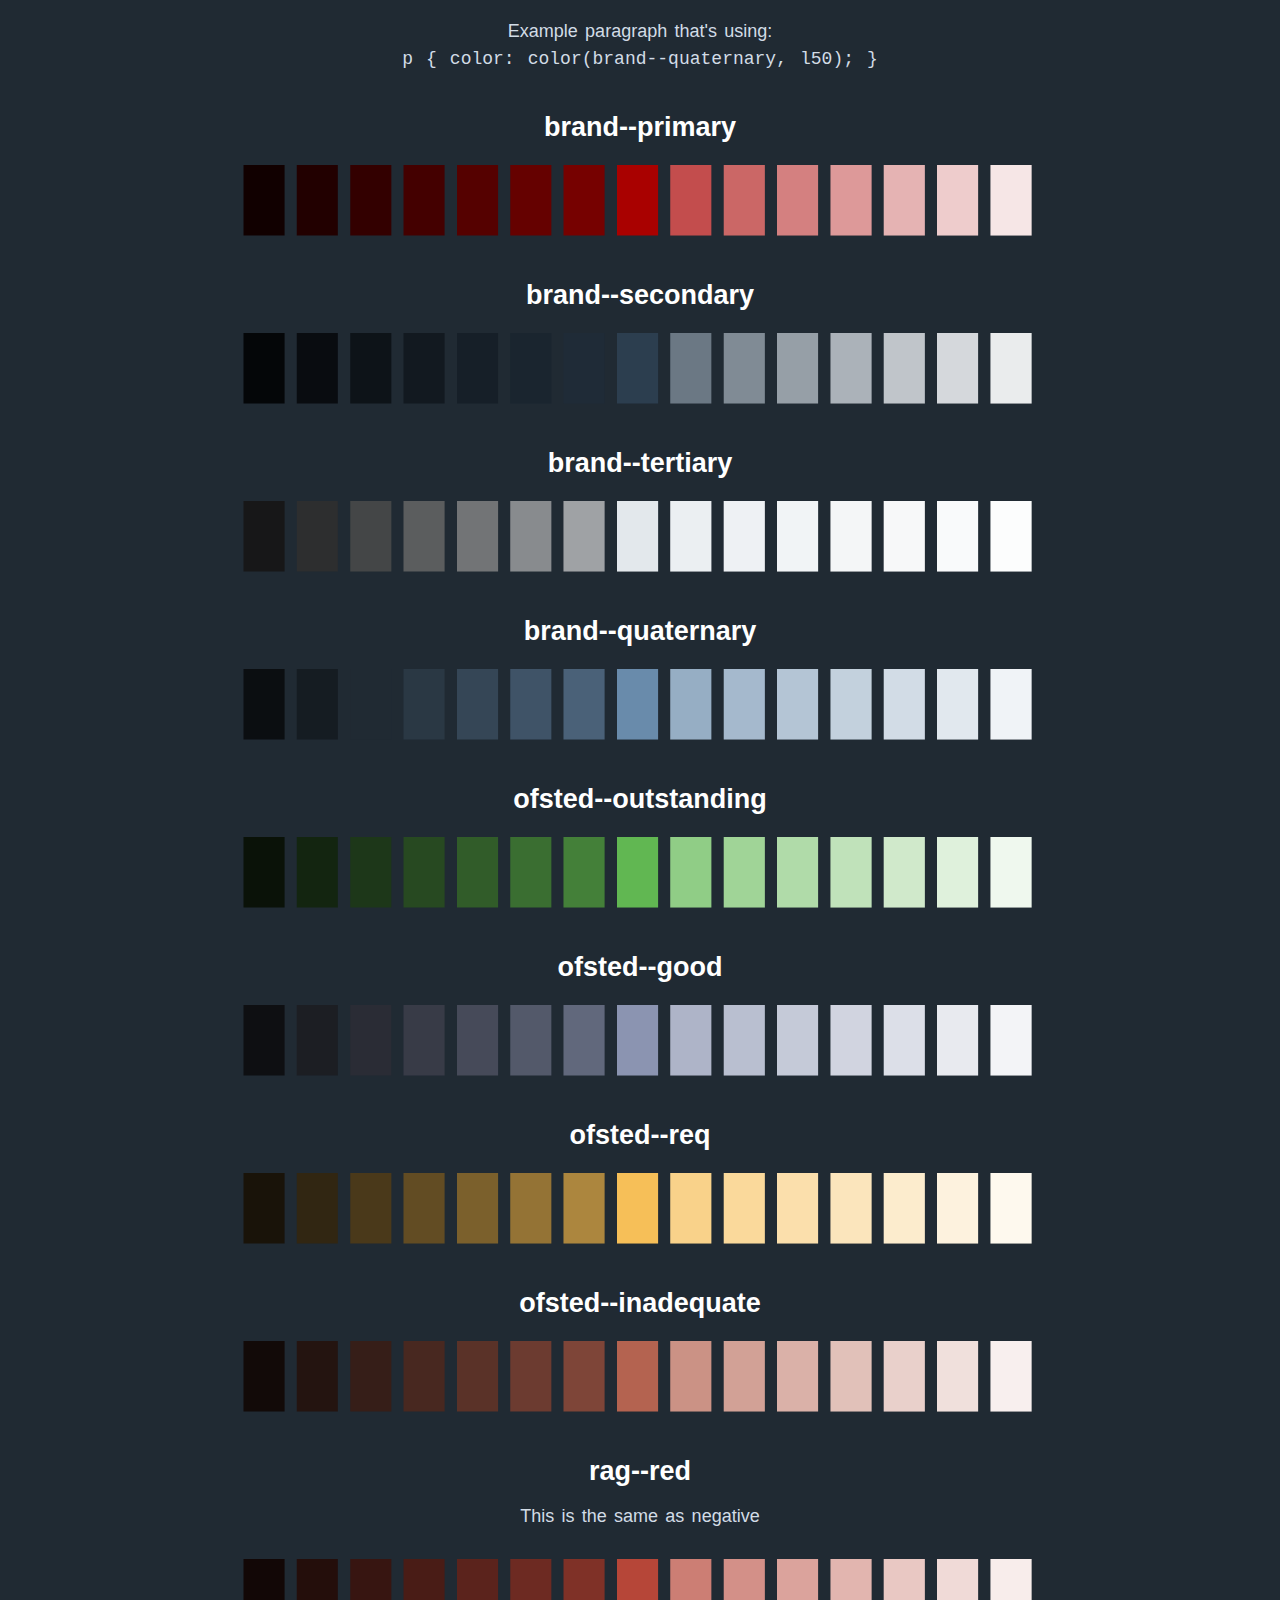
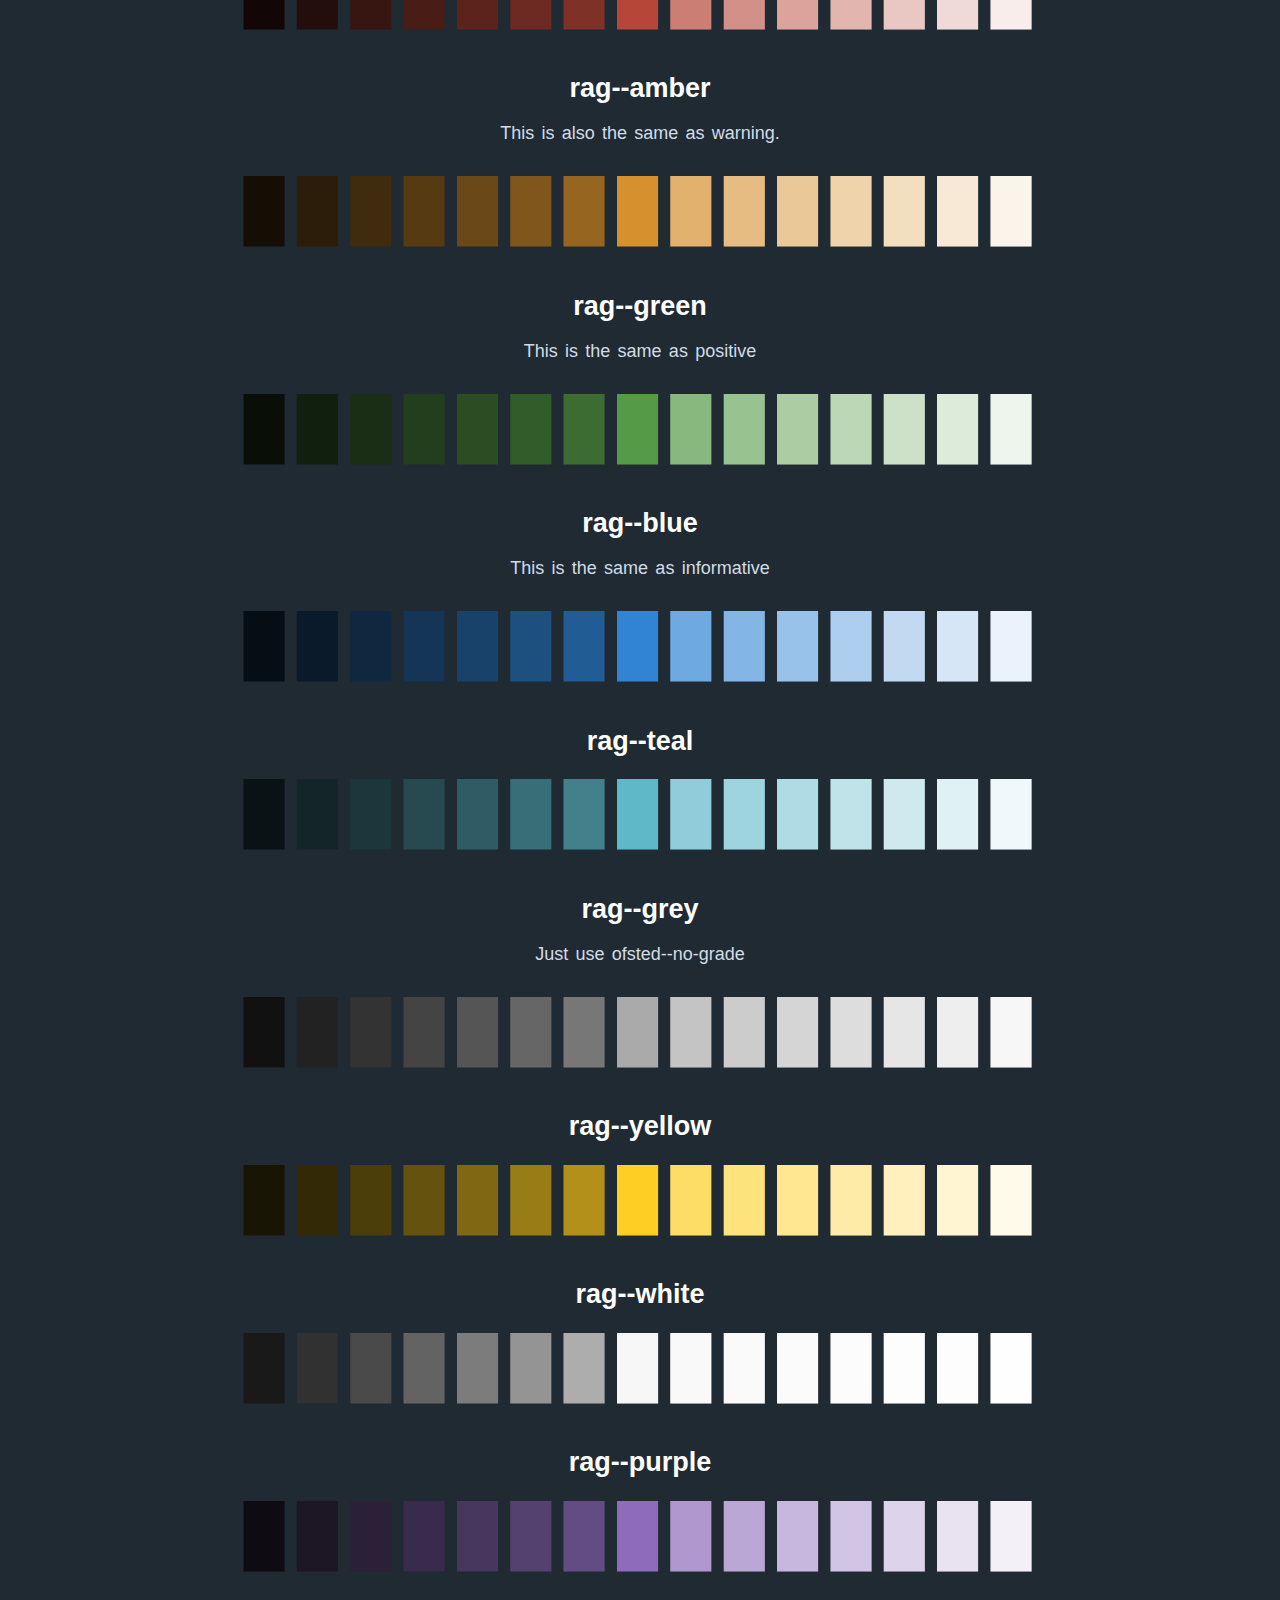
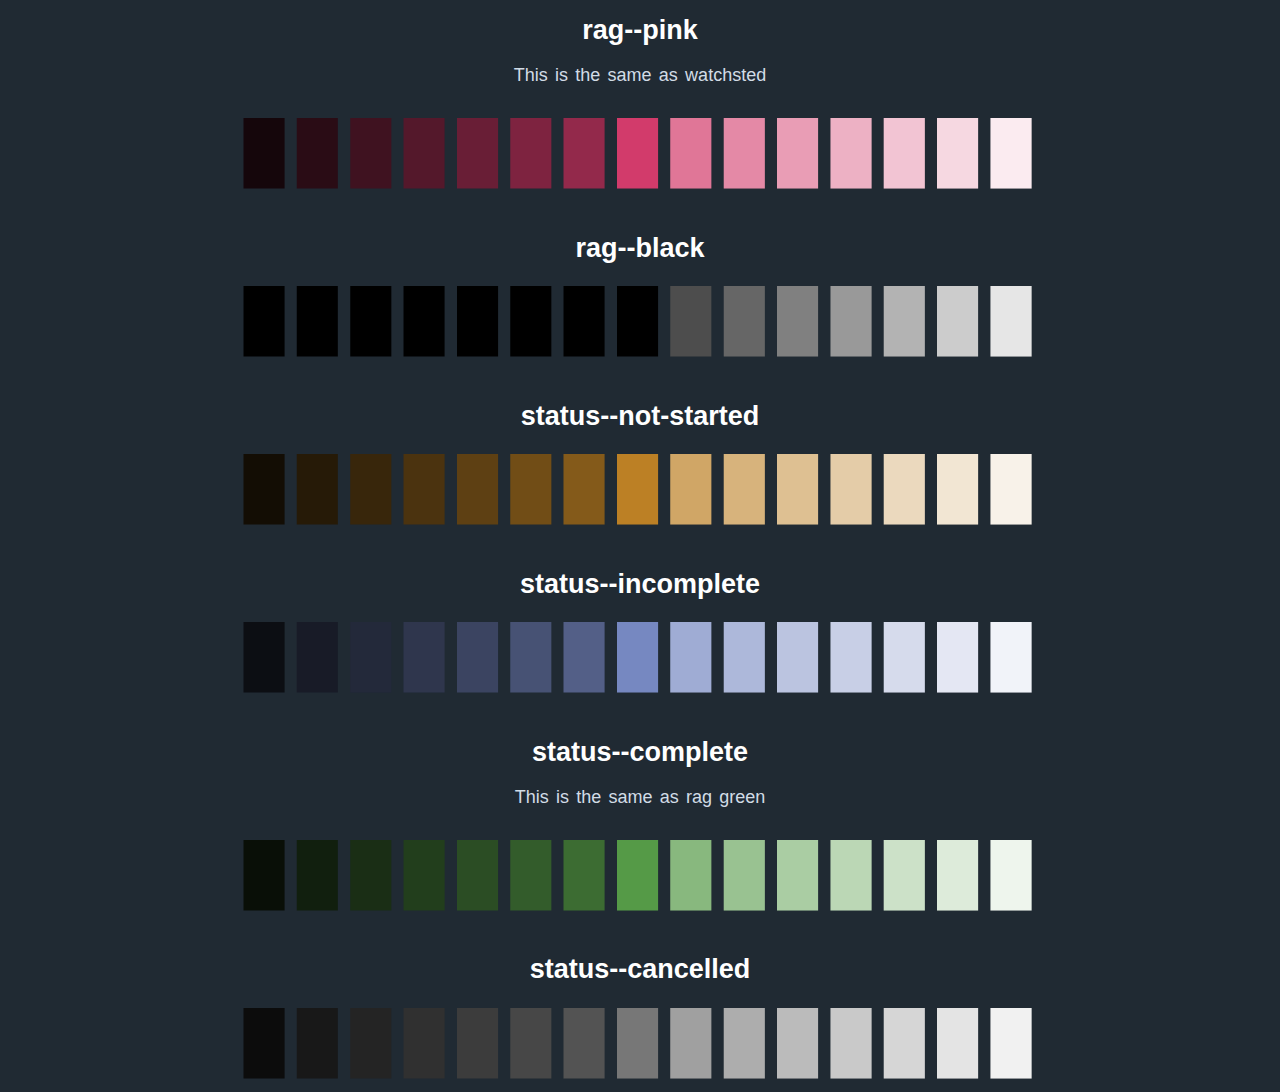
<file: psp/sass-colors/index.html>
<!DOCTYPE html>
<html lang="en-GB" class="page  page--home">
<head>
<meta charset="UTF-8">
<meta name="viewport" content="width=device-width, minimum-scale=1.0">
<title>Sass Color Variants - Condensed</title>
<link href="style.css" rel="stylesheet" type="text/css">
</head>
<body>
    
<p>Example paragraph that's using: <br />

  <code>
    p {
    color: color(brand--quaternary, l50);
    }
  </code></p>

<h2>brand--primary</h2>
<span class="brand--primary-d90" title="d90">&block;</span>
<span class="brand--primary-d80" title="d80">&block;</span>
<span class="brand--primary-d70" title="d70">&block;</span>
<span class="brand--primary-d60" title="d60">&block;</span>
<span class="brand--primary-d50" title="d50">&block;</span>
<span class="brand--primary-d40" title="d40">&block;</span>
<span class="brand--primary-d30" title="d30">&block;</span>
<span class="brand--primary">&block;</span>
<span class="brand--primary-l30" title="l30">&block;</span>
<span class="brand--primary-l40" title="l40">&block;</span>
<span class="brand--primary-l50" title="l50">&block;</span>
<span class="brand--primary-l60" title="l60">&block;</span>
<span class="brand--primary-l70" title="l70">&block;</span>
<span class="brand--primary-l80" title="l80">&block;</span>
<span class="brand--primary-l90" title="l90">&block;</span>

<h2>brand--secondary</h2>
<span class="brand--secondary-d90" title="d90">&block;</span>
<span class="brand--secondary-d80" title="d80">&block;</span>
<span class="brand--secondary-d70" title="d70">&block;</span>
<span class="brand--secondary-d60" title="d60">&block;</span>
<span class="brand--secondary-d50" title="d50">&block;</span>
<span class="brand--secondary-d40" title="d40">&block;</span>
<span class="brand--secondary-d30" title="d30">&block;</span>
<span class="brand--secondary">&block;</span>
<span class="brand--secondary-l30" title="l30">&block;</span>
<span class="brand--secondary-l40" title="l40">&block;</span>
<span class="brand--secondary-l50" title="l50">&block;</span>
<span class="brand--secondary-l60" title="l60">&block;</span>
<span class="brand--secondary-l70" title="l70">&block;</span>
<span class="brand--secondary-l80" title="l80">&block;</span>
<span class="brand--secondary-l90" title="l90">&block;</span>

<h2>brand--tertiary</h2>
<span class="brand--tertiary-d90" title="d90">&block;</span>
<span class="brand--tertiary-d80" title="d80">&block;</span>
<span class="brand--tertiary-d70" title="d70">&block;</span>
<span class="brand--tertiary-d60" title="d60">&block;</span>
<span class="brand--tertiary-d50" title="d50">&block;</span>
<span class="brand--tertiary-d40" title="d40">&block;</span>
<span class="brand--tertiary-d30" title="d30">&block;</span>
<span class="brand--tertiary">&block;</span>
<span class="brand--tertiary-l30" title="l30">&block;</span>
<span class="brand--tertiary-l40" title="l40">&block;</span>
<span class="brand--tertiary-l50" title="l50">&block;</span>
<span class="brand--tertiary-l60" title="l60">&block;</span>
<span class="brand--tertiary-l70" title="l70">&block;</span>
<span class="brand--tertiary-l80" title="l80">&block;</span>
<span class="brand--tertiary-l90" title="l90">&block;</span>

<h2>brand--quaternary</h2>
<span class="brand--quaternary-d90" title="d90">&block;</span>
<span class="brand--quaternary-d80" title="d80">&block;</span>
<span class="brand--quaternary-d70" title="d70">&block;</span>
<span class="brand--quaternary-d60" title="d60">&block;</span>
<span class="brand--quaternary-d50" title="d50">&block;</span>
<span class="brand--quaternary-d40" title="d40">&block;</span>
<span class="brand--quaternary-d30" title="d30">&block;</span>
<span class="brand--quaternary">&block;</span>
<span class="brand--quaternary-l30" title="l30">&block;</span>
<span class="brand--quaternary-l40" title="l40">&block;</span>
<span class="brand--quaternary-l50" title="l50">&block;</span>
<span class="brand--quaternary-l60" title="l60">&block;</span>
<span class="brand--quaternary-l70" title="l70">&block;</span>
<span class="brand--quaternary-l80" title="l80">&block;</span>
<span class="brand--quaternary-l90" title="l90">&block;</span>

<h2>ofsted--outstanding</h2>
<span class="ofsted--outstanding-d90" title="d90">&block;</span>
<span class="ofsted--outstanding-d80" title="d80">&block;</span>
<span class="ofsted--outstanding-d70" title="d70">&block;</span>
<span class="ofsted--outstanding-d60" title="d60">&block;</span>
<span class="ofsted--outstanding-d50" title="d50">&block;</span>
<span class="ofsted--outstanding-d40" title="d40">&block;</span>
<span class="ofsted--outstanding-d30" title="d30">&block;</span>
<span class="ofsted--outstanding">&block;</span>
<span class="ofsted--outstanding-l30" title="l30">&block;</span>
<span class="ofsted--outstanding-l40" title="l40">&block;</span>
<span class="ofsted--outstanding-l50" title="l50">&block;</span>
<span class="ofsted--outstanding-l60" title="l60">&block;</span>
<span class="ofsted--outstanding-l70" title="l70">&block;</span>
<span class="ofsted--outstanding-l80" title="l80">&block;</span>
<span class="ofsted--outstanding-l90" title="l90">&block;</span>

<h2>ofsted--good</h2>
<span class="ofsted--good-d90" title="d90">&block;</span>
<span class="ofsted--good-d80" title="d80">&block;</span>
<span class="ofsted--good-d70" title="d70">&block;</span>
<span class="ofsted--good-d60" title="d60">&block;</span>
<span class="ofsted--good-d50" title="d50">&block;</span>
<span class="ofsted--good-d40" title="d40">&block;</span>
<span class="ofsted--good-d30" title="d30">&block;</span>
<span class="ofsted--good">&block;</span>
<span class="ofsted--good-l30" title="l30">&block;</span>
<span class="ofsted--good-l40" title="l40">&block;</span>
<span class="ofsted--good-l50" title="l50">&block;</span>
<span class="ofsted--good-l60" title="l60">&block;</span>
<span class="ofsted--good-l70" title="l70">&block;</span>
<span class="ofsted--good-l80" title="l80">&block;</span>
<span class="ofsted--good-l90" title="l90">&block;</span>

<h2>ofsted--req</h2>
<span class="ofsted--req-d90" title="d90">&block;</span>
<span class="ofsted--req-d80" title="d80">&block;</span>
<span class="ofsted--req-d70" title="d70">&block;</span>
<span class="ofsted--req-d60" title="d60">&block;</span>
<span class="ofsted--req-d50" title="d50">&block;</span>
<span class="ofsted--req-d40" title="d40">&block;</span>
<span class="ofsted--req-d30" title="d30">&block;</span>
<span class="ofsted--req">&block;</span>
<span class="ofsted--req-l30" title="l30">&block;</span>
<span class="ofsted--req-l40" title="l40">&block;</span>
<span class="ofsted--req-l50" title="l50">&block;</span>
<span class="ofsted--req-l60" title="l60">&block;</span>
<span class="ofsted--req-l70" title="l70">&block;</span>
<span class="ofsted--req-l80" title="l80">&block;</span>
<span class="ofsted--req-l90" title="l90">&block;</span>

<h2>ofsted--inadequate</h2>
<span class="ofsted--inadequate-d90" title="d90">&block;</span>
<span class="ofsted--inadequate-d80" title="d80">&block;</span>
<span class="ofsted--inadequate-d70" title="d70">&block;</span>
<span class="ofsted--inadequate-d60" title="d60">&block;</span>
<span class="ofsted--inadequate-d50" title="d50">&block;</span>
<span class="ofsted--inadequate-d40" title="d40">&block;</span>
<span class="ofsted--inadequate-d30" title="d30">&block;</span>
<span class="ofsted--inadequate">&block;</span>
<span class="ofsted--inadequate-l30" title="l30">&block;</span>
<span class="ofsted--inadequate-l40" title="l40">&block;</span>
<span class="ofsted--inadequate-l50" title="l50">&block;</span>
<span class="ofsted--inadequate-l60" title="l60">&block;</span>
<span class="ofsted--inadequate-l70" title="l70">&block;</span>
<span class="ofsted--inadequate-l80" title="l80">&block;</span>
<span class="ofsted--inadequate-l90" title="l90">&block;</span>

<h2>rag--red</h2>
<p>This is the same as negative</p>
<span class="rag--red-d90" title="d90">&block;</span>
<span class="rag--red-d80" title="d80">&block;</span>
<span class="rag--red-d70" title="d70">&block;</span>
<span class="rag--red-d60" title="d60">&block;</span>
<span class="rag--red-d50" title="d50">&block;</span>
<span class="rag--red-d40" title="d40">&block;</span>
<span class="rag--red-d30" title="d30">&block;</span>
<span class="rag--red">&block;</span>
<span class="rag--red-l30" title="l30">&block;</span>
<span class="rag--red-l40" title="l40">&block;</span>
<span class="rag--red-l50" title="l50">&block;</span>
<span class="rag--red-l60" title="l60">&block;</span>
<span class="rag--red-l70" title="l70">&block;</span>
<span class="rag--red-l80" title="l80">&block;</span>
<span class="rag--red-l90" title="l90">&block;</span>

<h2>rag--amber</h2>
<p>This is also the same as warning.</p>
<span class="rag--amber-d90" title="d90">&block;</span>
<span class="rag--amber-d80" title="d80">&block;</span>
<span class="rag--amber-d70" title="d70">&block;</span>
<span class="rag--amber-d60" title="d60">&block;</span>
<span class="rag--amber-d50" title="d50">&block;</span>
<span class="rag--amber-d40" title="d40">&block;</span>
<span class="rag--amber-d30" title="d30">&block;</span>
<span class="rag--amber">&block;</span>
<span class="rag--amber-l30" title="l30">&block;</span>
<span class="rag--amber-l40" title="l40">&block;</span>
<span class="rag--amber-l50" title="l50">&block;</span>
<span class="rag--amber-l60" title="l60">&block;</span>
<span class="rag--amber-l70" title="l70">&block;</span>
<span class="rag--amber-l80" title="l80">&block;</span>
<span class="rag--amber-l90" title="l90">&block;</span>

<h2>rag--green</h2>
<p>This is the same as positive</p>
<span class="rag--green-d90" title="d90">&block;</span>
<span class="rag--green-d80" title="d80">&block;</span>
<span class="rag--green-d70" title="d70">&block;</span>
<span class="rag--green-d60" title="d60">&block;</span>
<span class="rag--green-d50" title="d50">&block;</span>
<span class="rag--green-d40" title="d40">&block;</span>
<span class="rag--green-d30" title="d30">&block;</span>
<span class="rag--green">&block;</span>
<span class="rag--green-l30" title="l30">&block;</span>
<span class="rag--green-l40" title="l40">&block;</span>
<span class="rag--green-l50" title="l50">&block;</span>
<span class="rag--green-l60" title="l60">&block;</span>
<span class="rag--green-l70" title="l70">&block;</span>
<span class="rag--green-l80" title="l80">&block;</span>
<span class="rag--green-l90" title="l90">&block;</span>

<h2>rag--blue</h2>
<p>This is the same as informative</p>
<span class="rag--blue-d90" title="d90">&block;</span>
<span class="rag--blue-d80" title="d80">&block;</span>
<span class="rag--blue-d70" title="d70">&block;</span>
<span class="rag--blue-d60" title="d60">&block;</span>
<span class="rag--blue-d50" title="d50">&block;</span>
<span class="rag--blue-d40" title="d40">&block;</span>
<span class="rag--blue-d30" title="d30">&block;</span>
<span class="rag--blue">&block;</span>
<span class="rag--blue-l30" title="l30">&block;</span>
<span class="rag--blue-l40" title="l40">&block;</span>
<span class="rag--blue-l50" title="l50">&block;</span>
<span class="rag--blue-l60" title="l60">&block;</span>
<span class="rag--blue-l70" title="l70">&block;</span>
<span class="rag--blue-l80" title="l80">&block;</span>
<span class="rag--blue-l90" title="l90">&block;</span>

<h2>rag--teal</h2>
<span class="rag--teal-d90" title="d90">&block;</span>
<span class="rag--teal-d80" title="d80">&block;</span>
<span class="rag--teal-d70" title="d70">&block;</span>
<span class="rag--teal-d60" title="d60">&block;</span>
<span class="rag--teal-d50" title="d50">&block;</span>
<span class="rag--teal-d40" title="d40">&block;</span>
<span class="rag--teal-d30" title="d30">&block;</span>
<span class="rag--teal">&block;</span>
<span class="rag--teal-l30" title="l30">&block;</span>
<span class="rag--teal-l40" title="l40">&block;</span>
<span class="rag--teal-l50" title="l50">&block;</span>
<span class="rag--teal-l60" title="l60">&block;</span>
<span class="rag--teal-l70" title="l70">&block;</span>
<span class="rag--teal-l80" title="l80">&block;</span>
<span class="rag--teal-l90" title="l90">&block;</span>

<h2>rag--grey</h2>
<p>Just use ofsted--no-grade</p>
<span class="ofsted--no-grade-d90" title="d90">&block;</span>
<span class="ofsted--no-grade-d80" title="d80">&block;</span>
<span class="ofsted--no-grade-d70" title="d70">&block;</span>
<span class="ofsted--no-grade-d60" title="d60">&block;</span>
<span class="ofsted--no-grade-d50" title="d50">&block;</span>
<span class="ofsted--no-grade-d40" title="d40">&block;</span>
<span class="ofsted--no-grade-d30" title="d30">&block;</span>
<span class="ofsted--no-grade">&block;</span>
<span class="ofsted--no-grade-l30" title="l30">&block;</span>
<span class="ofsted--no-grade-l40" title="l40">&block;</span>
<span class="ofsted--no-grade-l50" title="l50">&block;</span>
<span class="ofsted--no-grade-l60" title="l60">&block;</span>
<span class="ofsted--no-grade-l70" title="l70">&block;</span>
<span class="ofsted--no-grade-l80" title="l80">&block;</span>
<span class="ofsted--no-grade-l90" title="l90">&block;</span>

<h2>rag--yellow</h2>
<span class="rag--yellow-d90" title="d90">&block;</span>
<span class="rag--yellow-d80" title="d80">&block;</span>
<span class="rag--yellow-d70" title="d70">&block;</span>
<span class="rag--yellow-d60" title="d60">&block;</span>
<span class="rag--yellow-d50" title="d50">&block;</span>
<span class="rag--yellow-d40" title="d40">&block;</span>
<span class="rag--yellow-d30" title="d30">&block;</span>
<span class="rag--yellow">&block;</span>
<span class="rag--yellow-l30" title="l30">&block;</span>
<span class="rag--yellow-l40" title="l40">&block;</span>
<span class="rag--yellow-l50" title="l50">&block;</span>
<span class="rag--yellow-l60" title="l60">&block;</span>
<span class="rag--yellow-l70" title="l70">&block;</span>
<span class="rag--yellow-l80" title="l80">&block;</span>
<span class="rag--yellow-l90" title="l90">&block;</span>

<h2>rag--white</h2>
<span class="rag--white-d90" title="d90">&block;</span>
<span class="rag--white-d80" title="d80">&block;</span>
<span class="rag--white-d70" title="d70">&block;</span>
<span class="rag--white-d60" title="d60">&block;</span>
<span class="rag--white-d50" title="d50">&block;</span>
<span class="rag--white-d40" title="d40">&block;</span>
<span class="rag--white-d30" title="d30">&block;</span>
<span class="rag--white">&block;</span>
<span class="rag--white-l30" title="l30">&block;</span>
<span class="rag--white-l40" title="l40">&block;</span>
<span class="rag--white-l50" title="l50">&block;</span>
<span class="rag--white-l60" title="l60">&block;</span>
<span class="rag--white-l70" title="l70">&block;</span>
<span class="rag--white-l80" title="l80">&block;</span>
<span class="rag--white-l90" title="l90">&block;</span>

<h2>rag--purple</h2>
<span class="rag--purple-d90" title="d90">&block;</span>
<span class="rag--purple-d80" title="d80">&block;</span>
<span class="rag--purple-d70" title="d70">&block;</span>
<span class="rag--purple-d60" title="d60">&block;</span>
<span class="rag--purple-d50" title="d50">&block;</span>
<span class="rag--purple-d40" title="d40">&block;</span>
<span class="rag--purple-d30" title="d30">&block;</span>
<span class="rag--purple">&block;</span>
<span class="rag--purple-l30" title="l30">&block;</span>
<span class="rag--purple-l40" title="l40">&block;</span>
<span class="rag--purple-l50" title="l50">&block;</span>
<span class="rag--purple-l60" title="l60">&block;</span>
<span class="rag--purple-l70" title="l70">&block;</span>
<span class="rag--purple-l80" title="l80">&block;</span>
<span class="rag--purple-l90" title="l90">&block;</span>

<h2>rag--pink</h2>
<p>This is the same as watchsted</p>
<span class="rag--pink-d90" title="d90">&block;</span>
<span class="rag--pink-d80" title="d80">&block;</span>
<span class="rag--pink-d70" title="d70">&block;</span>
<span class="rag--pink-d60" title="d60">&block;</span>
<span class="rag--pink-d50" title="d50">&block;</span>
<span class="rag--pink-d40" title="d40">&block;</span>
<span class="rag--pink-d30" title="d30">&block;</span>
<span class="rag--pink">&block;</span>
<span class="rag--pink-l30" title="l30">&block;</span>
<span class="rag--pink-l40" title="l40">&block;</span>
<span class="rag--pink-l50" title="l50">&block;</span>
<span class="rag--pink-l60" title="l60">&block;</span>
<span class="rag--pink-l70" title="l70">&block;</span>
<span class="rag--pink-l80" title="l80">&block;</span>
<span class="rag--pink-l90" title="l90">&block;</span>

<h2>rag--black</h2>
<span class="rag--black-d90" title="d90">&block;</span>
<span class="rag--black-d80" title="d80">&block;</span>
<span class="rag--black-d70" title="d70">&block;</span>
<span class="rag--black-d60" title="d60">&block;</span>
<span class="rag--black-d50" title="d50">&block;</span>
<span class="rag--black-d40" title="d40">&block;</span>
<span class="rag--black-d30" title="d30">&block;</span>
<span class="rag--black">&block;</span>
<span class="rag--black-l30" title="l30">&block;</span>
<span class="rag--black-l40" title="l40">&block;</span>
<span class="rag--black-l50" title="l50">&block;</span>
<span class="rag--black-l60" title="l60">&block;</span>
<span class="rag--black-l70" title="l70">&block;</span>
<span class="rag--black-l80" title="l80">&block;</span>
<span class="rag--black-l90" title="l90">&block;</span>

<h2>status--not-started</h2>
<span class="status--not-started-d90" title="d90">&block;</span>
<span class="status--not-started-d80" title="d80">&block;</span>
<span class="status--not-started-d70" title="d70">&block;</span>
<span class="status--not-started-d60" title="d60">&block;</span>
<span class="status--not-started-d50" title="d50">&block;</span>
<span class="status--not-started-d40" title="d40">&block;</span>
<span class="status--not-started-d30" title="d30">&block;</span>
<span class="status--not-started">&block;</span>
<span class="status--not-started-l30" title="l30">&block;</span>
<span class="status--not-started-l40" title="l40">&block;</span>
<span class="status--not-started-l50" title="l50">&block;</span>
<span class="status--not-started-l60" title="l60">&block;</span>
<span class="status--not-started-l70" title="l70">&block;</span>
<span class="status--not-started-l80" title="l80">&block;</span>
<span class="status--not-started-l90" title="l90">&block;</span>

<h2>status--incomplete</h2>
<span class="status--incomplete-d90" title="d90">&block;</span>
<span class="status--incomplete-d80" title="d80">&block;</span>
<span class="status--incomplete-d70" title="d70">&block;</span>
<span class="status--incomplete-d60" title="d60">&block;</span>
<span class="status--incomplete-d50" title="d50">&block;</span>
<span class="status--incomplete-d40" title="d40">&block;</span>
<span class="status--incomplete-d30" title="d30">&block;</span>
<span class="status--incomplete">&block;</span>
<span class="status--incomplete-l30" title="l30">&block;</span>
<span class="status--incomplete-l40" title="l40">&block;</span>
<span class="status--incomplete-l50" title="l50">&block;</span>
<span class="status--incomplete-l60" title="l60">&block;</span>
<span class="status--incomplete-l70" title="l70">&block;</span>
<span class="status--incomplete-l80" title="l80">&block;</span>
<span class="status--incomplete-l90" title="l90">&block;</span>

<h2>status--complete</h2>
<p>This is the same as rag green</p>
<span class="rag--green-d90" title="d90">&block;</span>
<span class="rag--green-d80" title="d80">&block;</span>
<span class="rag--green-d70" title="d70">&block;</span>
<span class="rag--green-d60" title="d60">&block;</span>
<span class="rag--green-d50" title="d50">&block;</span>
<span class="rag--green-d40" title="d40">&block;</span>
<span class="rag--green-d30" title="d30">&block;</span>
<span class="rag--green">&block;</span>
<span class="rag--green-l30" title="l30">&block;</span>
<span class="rag--green-l40" title="l40">&block;</span>
<span class="rag--green-l50" title="l50">&block;</span>
<span class="rag--green-l60" title="l60">&block;</span>
<span class="rag--green-l70" title="l70">&block;</span>
<span class="rag--green-l80" title="l80">&block;</span>
<span class="rag--green-l90" title="l90">&block;</span>

<h2>status--cancelled</h2>
<span class="status--cancelled-d90" title="d90">&block;</span>
<span class="status--cancelled-d80" title="d80">&block;</span>
<span class="status--cancelled-d70" title="d70">&block;</span>
<span class="status--cancelled-d60" title="d60">&block;</span>
<span class="status--cancelled-d50" title="d50">&block;</span>
<span class="status--cancelled-d40" title="d40">&block;</span>
<span class="status--cancelled-d30" title="d30">&block;</span>
<span class="status--cancelled">&block;</span>
<span class="status--cancelled-l30" title="l30">&block;</span>
<span class="status--cancelled-l40" title="l40">&block;</span>
<span class="status--cancelled-l50" title="l50">&block;</span>
<span class="status--cancelled-l60" title="l60">&block;</span>
<span class="status--cancelled-l70" title="l70">&block;</span>
<span class="status--cancelled-l80" title="l80">&block;</span>
<span class="status--cancelled-l90" title="l90">&block;</span>
</file>
<file: psp/sass-colors/style.css>
@import url("https://fonts.googleapis.com/css?family=Open + Sans:400, 700");
.brand--primary {
  color: #a90100; }

.brand--primary-l10 {
  color: #b21a1a; }

.brand--primary-d10 {
  color: #980100; }

.brand--primary-l20 {
  color: #ba3433; }

.brand--primary-d20 {
  color: #870100; }

.brand--primary-l30 {
  color: #c34d4d; }

.brand--primary-d30 {
  color: #760100; }

.brand--primary-l40 {
  color: #cb6766; }

.brand--primary-d40 {
  color: #650100; }

.brand--primary-l50 {
  color: #d48080; }

.brand--primary-d50 {
  color: #550100; }

.brand--primary-l60 {
  color: #dd9999; }

.brand--primary-d60 {
  color: #440000; }

.brand--primary-l70 {
  color: #e5b3b3; }

.brand--primary-d70 {
  color: #330000; }

.brand--primary-l80 {
  color: #eecccc; }

.brand--primary-d80 {
  color: #220000; }

.brand--primary-l90 {
  color: #f6e6e6; }

.brand--primary-d90 {
  color: #110000; }

.brand--secondary {
  color: #2c3e4f; }

.brand--secondary-l10 {
  color: #415161; }

.brand--secondary-d10 {
  color: #283847; }

.brand--secondary-l20 {
  color: #566572; }

.brand--secondary-d20 {
  color: #23323f; }

.brand--secondary-l30 {
  color: #6b7884; }

.brand--secondary-d30 {
  color: #1f2b37; }

.brand--secondary-l40 {
  color: #808b95; }

.brand--secondary-d40 {
  color: #1a252f; }

.brand--secondary-l50 {
  color: #969fa7; }

.brand--secondary-d50 {
  color: #161f28; }

.brand--secondary-l60 {
  color: #abb2b9; }

.brand--secondary-d60 {
  color: #121920; }

.brand--secondary-l70 {
  color: #c0c5ca; }

.brand--secondary-d70 {
  color: #0d1318; }

.brand--secondary-l80 {
  color: #d5d8dc; }

.brand--secondary-d80 {
  color: #090c10; }

.brand--secondary-l90 {
  color: #eaeced; }

.brand--secondary-d90 {
  color: #040608; }

.brand--tertiary {
  color: #e3e8ec; }

.brand--tertiary-l10 {
  color: #e6eaee; }

.brand--tertiary-d10 {
  color: #ccd1d4; }

.brand--tertiary-l20 {
  color: #e9edf0; }

.brand--tertiary-d20 {
  color: #b6babd; }

.brand--tertiary-l30 {
  color: #ebeff2; }

.brand--tertiary-d30 {
  color: #9fa2a5; }

.brand--tertiary-l40 {
  color: #eef1f4; }

.brand--tertiary-d40 {
  color: #888b8e; }

.brand--tertiary-l50 {
  color: #f1f4f6; }

.brand--tertiary-d50 {
  color: #727476; }

.brand--tertiary-l60 {
  color: #f4f6f7; }

.brand--tertiary-d60 {
  color: #5b5d5e; }

.brand--tertiary-l70 {
  color: #f7f8f9; }

.brand--tertiary-d70 {
  color: #444647; }

.brand--tertiary-l80 {
  color: #f9fafb; }

.brand--tertiary-d80 {
  color: #2d2e2f; }

.brand--tertiary-l90 {
  color: #fcfdfd; }

.brand--tertiary-d90 {
  color: #171718; }

.brand--quaternary {
  color: #698bab; }

.brand--quaternary-l10 {
  color: #7897b3; }

.brand--quaternary-d10 {
  color: #5f7d9a; }

.brand--quaternary-l20 {
  color: #87a2bc; }

.brand--quaternary-d20 {
  color: #546f89; }

.brand--quaternary-l30 {
  color: #96aec4; }

.brand--quaternary-d30 {
  color: #4a6178; }

.brand--quaternary-l40 {
  color: #a5b9cd; }

.brand--quaternary-d40 {
  color: #3f5367; }

.brand--quaternary-l50 {
  color: #b4c5d5; }

.brand--quaternary-d50 {
  color: #354656; }

.brand--quaternary-l60 {
  color: #c3d1dd; }

.brand--quaternary-d60 {
  color: #2a3844; }

.brand--quaternary-l70 {
  color: #d2dce6; }

.brand--quaternary-d70 {
  color: #202a33; }

.brand--quaternary-l80 {
  color: #e1e8ee; }

.brand--quaternary-d80 {
  color: #151c22; }

.brand--quaternary-l90 {
  color: #f0f3f7; }

.brand--quaternary-d90 {
  color: #0b0e11; }

.rag--red {
  color: #b64638; }

.rag--red-l10 {
  color: #bd594c; }

.rag--red-d10 {
  color: #a43f32; }

.rag--red-l20 {
  color: #c56b60; }

.rag--red-d20 {
  color: #92382d; }

.rag--red-l30 {
  color: #cc7e74; }

.rag--red-d30 {
  color: #7f3127; }

.rag--red-l40 {
  color: #d39088; }

.rag--red-d40 {
  color: #6d2a22; }

.rag--red-l50 {
  color: #dba39c; }

.rag--red-d50 {
  color: #5b231c; }

.rag--red-l60 {
  color: #e2b5af; }

.rag--red-d60 {
  color: #491c16; }

.rag--red-l70 {
  color: #e9c8c3; }

.rag--red-d70 {
  color: #371511; }

.rag--red-l80 {
  color: #f0dad7; }

.rag--red-d80 {
  color: #240e0b; }

.rag--red-l90 {
  color: #f8edeb; }

.rag--red-d90 {
  color: #120706; }

.rag--blue {
  color: #3184d4; }

.rag--blue-l10 {
  color: #4690d8; }

.rag--blue-d10 {
  color: #2c77bf; }

.rag--blue-l20 {
  color: #5a9ddd; }

.rag--blue-d20 {
  color: #276aaa; }

.rag--blue-l30 {
  color: #6fa9e1; }

.rag--blue-d30 {
  color: #225c94; }

.rag--blue-l40 {
  color: #83b5e5; }

.rag--blue-d40 {
  color: #1d4f7f; }

.rag--blue-l50 {
  color: #98c2ea; }

.rag--blue-d50 {
  color: #19426a; }

.rag--blue-l60 {
  color: #adceee; }

.rag--blue-d60 {
  color: #143555; }

.rag--blue-l70 {
  color: #c1daf2; }

.rag--blue-d70 {
  color: #0f2840; }

.rag--blue-l80 {
  color: #d6e6f6; }

.rag--blue-d80 {
  color: #0a1a2a; }

.rag--blue-l90 {
  color: #eaf3fb; }

.rag--blue-d90 {
  color: #050d15; }

.rag--amber {
  color: #d6902e; }

.rag--amber-l10 {
  color: #da9b43; }

.rag--amber-d10 {
  color: #c18229; }

.rag--amber-l20 {
  color: #dea658; }

.rag--amber-d20 {
  color: #ab7325; }

.rag--amber-l30 {
  color: #e2b16d; }

.rag--amber-d30 {
  color: #966520; }

.rag--amber-l40 {
  color: #e6bc82; }

.rag--amber-d40 {
  color: #80561c; }

.rag--amber-l50 {
  color: #ebc897; }

.rag--amber-d50 {
  color: #6b4817; }

.rag--amber-l60 {
  color: #efd3ab; }

.rag--amber-d60 {
  color: #563a12; }

.rag--amber-l70 {
  color: #f3dec0; }

.rag--amber-d70 {
  color: #402b0e; }

.rag--amber-l80 {
  color: #f7e9d5; }

.rag--amber-d80 {
  color: #2b1d09; }

.rag--amber-l90 {
  color: #fbf4ea; }

.rag--amber-d90 {
  color: #150e05; }

.rag--green {
  color: #559a47; }

.rag--green-l10 {
  color: #66a459; }

.rag--green-d10 {
  color: #4d8b40; }

.rag--green-l20 {
  color: #77ae6c; }

.rag--green-d20 {
  color: #447b39; }

.rag--green-l30 {
  color: #88b87e; }

.rag--green-d30 {
  color: #3c6c32; }

.rag--green-l40 {
  color: #99c291; }

.rag--green-d40 {
  color: #335c2b; }

.rag--green-l50 {
  color: #aacda3; }

.rag--green-d50 {
  color: #2b4d24; }

.rag--green-l60 {
  color: #bbd7b5; }

.rag--green-d60 {
  color: #223e1c; }

.rag--green-l70 {
  color: #cce1c8; }

.rag--green-d70 {
  color: #1a2e15; }

.rag--green-l80 {
  color: #ddebda; }

.rag--green-d80 {
  color: #111f0e; }

.rag--green-l90 {
  color: #eef5ed; }

.rag--green-d90 {
  color: #090f07; }

.rag--yellow {
  color: #fece25; }

.rag--yellow-l10 {
  color: #fed33b; }

.rag--yellow-d10 {
  color: #e5b921; }

.rag--yellow-l20 {
  color: #fed851; }

.rag--yellow-d20 {
  color: #cba51e; }

.rag--yellow-l30 {
  color: #fedd66; }

.rag--yellow-d30 {
  color: #b2901a; }

.rag--yellow-l40 {
  color: #fee27c; }

.rag--yellow-d40 {
  color: #987c16; }

.rag--yellow-l50 {
  color: #ffe792; }

.rag--yellow-d50 {
  color: #7f6713; }

.rag--yellow-l60 {
  color: #ffeba8; }

.rag--yellow-d60 {
  color: #66520f; }

.rag--yellow-l70 {
  color: #fff0be; }

.rag--yellow-d70 {
  color: #4c3e0b; }

.rag--yellow-l80 {
  color: #fff5d3; }

.rag--yellow-d80 {
  color: #332907; }

.rag--yellow-l90 {
  color: #fffae9; }

.rag--yellow-d90 {
  color: #191504; }

.rag--purple {
  color: #8e6cbb; }

.rag--purple-l10 {
  color: #997bc2; }

.rag--purple-d10 {
  color: #8061a8; }

.rag--purple-l20 {
  color: #a589c9; }

.rag--purple-d20 {
  color: #725696; }

.rag--purple-l30 {
  color: #b098cf; }

.rag--purple-d30 {
  color: #634c83; }

.rag--purple-l40 {
  color: #bba7d6; }

.rag--purple-d40 {
  color: #554170; }

.rag--purple-l50 {
  color: #c7b6dd; }

.rag--purple-d50 {
  color: #47365e; }

.rag--purple-l60 {
  color: #d2c4e4; }

.rag--purple-d60 {
  color: #392b4b; }

.rag--purple-l70 {
  color: #ddd3eb; }

.rag--purple-d70 {
  color: #2b2038; }

.rag--purple-l80 {
  color: #e8e2f1; }

.rag--purple-d80 {
  color: #1c1625; }

.rag--purple-l90 {
  color: #f4f0f8; }

.rag--purple-d90 {
  color: #0e0b13; }

.rag--white {
  color: #f7f7f7; }

.rag--white-l10 {
  color: #f8f8f8; }

.rag--white-d10 {
  color: #dedede; }

.rag--white-l20 {
  color: #f9f9f9; }

.rag--white-d20 {
  color: #c6c6c6; }

.rag--white-l30 {
  color: #f9f9f9; }

.rag--white-d30 {
  color: #adadad; }

.rag--white-l40 {
  color: #fafafa; }

.rag--white-d40 {
  color: #949494; }

.rag--white-l50 {
  color: #fbfbfb; }

.rag--white-d50 {
  color: #7c7c7c; }

.rag--white-l60 {
  color: #fcfcfc; }

.rag--white-d60 {
  color: #636363; }

.rag--white-l70 {
  color: #fdfdfd; }

.rag--white-d70 {
  color: #4a4a4a; }

.rag--white-l80 {
  color: #fdfdfd; }

.rag--white-d80 {
  color: #313131; }

.rag--white-l90 {
  color: #fefefe; }

.rag--white-d90 {
  color: #191919; }

.rag--black {
  color: black; }

.rag--black-l10 {
  color: #1a1a1a; }

.rag--black-d10 {
  color: black; }

.rag--black-l20 {
  color: #333333; }

.rag--black-d20 {
  color: black; }

.rag--black-l30 {
  color: #4d4d4d; }

.rag--black-d30 {
  color: black; }

.rag--black-l40 {
  color: #666666; }

.rag--black-d40 {
  color: black; }

.rag--black-l50 {
  color: gray; }

.rag--black-d50 {
  color: black; }

.rag--black-l60 {
  color: #999999; }

.rag--black-d60 {
  color: black; }

.rag--black-l70 {
  color: #b3b3b3; }

.rag--black-d70 {
  color: black; }

.rag--black-l80 {
  color: #cccccc; }

.rag--black-d80 {
  color: black; }

.rag--black-l90 {
  color: #e6e6e6; }

.rag--black-d90 {
  color: black; }

.rag--teal {
  color: #5eb8c8; }

.rag--teal-l10 {
  color: #6ebfce; }

.rag--teal-d10 {
  color: #55a6b4; }

.rag--teal-l20 {
  color: #7ec6d3; }

.rag--teal-d20 {
  color: #4b93a0; }

.rag--teal-l30 {
  color: #8ecdd9; }

.rag--teal-d30 {
  color: #42818c; }

.rag--teal-l40 {
  color: #9ed4de; }

.rag--teal-d40 {
  color: #386e78; }

.rag--teal-l50 {
  color: #afdce4; }

.rag--teal-d50 {
  color: #2f5c64; }

.rag--teal-l60 {
  color: #bfe3e9; }

.rag--teal-d60 {
  color: #264a50; }

.rag--teal-l70 {
  color: #cfeaef; }

.rag--teal-d70 {
  color: #1c373c; }

.rag--teal-l80 {
  color: #dff1f4; }

.rag--teal-d80 {
  color: #132528; }

.rag--teal-l90 {
  color: #eff8fa; }

.rag--teal-d90 {
  color: #091214; }

.rag--pink {
  color: #d23b6b; }

.rag--pink-l10 {
  color: #d74f7a; }

.rag--pink-d10 {
  color: #bd3560; }

.rag--pink-l20 {
  color: #db6289; }

.rag--pink-d20 {
  color: #a82f56; }

.rag--pink-l30 {
  color: #e07697; }

.rag--pink-d30 {
  color: #93294b; }

.rag--pink-l40 {
  color: #e489a6; }

.rag--pink-d40 {
  color: #7e2340; }

.rag--pink-l50 {
  color: #e99db5; }

.rag--pink-d50 {
  color: #691e36; }

.rag--pink-l60 {
  color: #edb1c4; }

.rag--pink-d60 {
  color: #54182b; }

.rag--pink-l70 {
  color: #f2c4d3; }

.rag--pink-d70 {
  color: #3f1220; }

.rag--pink-l80 {
  color: #f6d8e1; }

.rag--pink-d80 {
  color: #2a0c15; }

.rag--pink-l90 {
  color: #fbebf0; }

.rag--pink-d90 {
  color: #15060b; }

.ofsted--outstanding {
  color: #61b752; }

.ofsted--outstanding-l10 {
  color: #71be63; }

.ofsted--outstanding-d10 {
  color: #57a54a; }

.ofsted--outstanding-l20 {
  color: #81c575; }

.ofsted--outstanding-d20 {
  color: #4e9242; }

.ofsted--outstanding-l30 {
  color: #90cd86; }

.ofsted--outstanding-d30 {
  color: #448039; }

.ofsted--outstanding-l40 {
  color: #a0d497; }

.ofsted--outstanding-d40 {
  color: #3a6e31; }

.ofsted--outstanding-l50 {
  color: #b0dba9; }

.ofsted--outstanding-d50 {
  color: #315c29; }

.ofsted--outstanding-l60 {
  color: #c0e2ba; }

.ofsted--outstanding-d60 {
  color: #274921; }

.ofsted--outstanding-l70 {
  color: #d0e9cb; }

.ofsted--outstanding-d70 {
  color: #1d3719; }

.ofsted--outstanding-l80 {
  color: #dff1dc; }

.ofsted--outstanding-d80 {
  color: #132510; }

.ofsted--outstanding-l90 {
  color: #eff8ee; }

.ofsted--outstanding-d90 {
  color: #0a1208; }

.ofsted--good {
  color: #8b94b1; }

.ofsted--good-l10 {
  color: #979fb9; }

.ofsted--good-d10 {
  color: #7d859f; }

.ofsted--good-l20 {
  color: #a2a9c1; }

.ofsted--good-d20 {
  color: #6f768e; }

.ofsted--good-l30 {
  color: #aeb4c8; }

.ofsted--good-d30 {
  color: #61687c; }

.ofsted--good-l40 {
  color: #b9bfd0; }

.ofsted--good-d40 {
  color: #53596a; }

.ofsted--good-l50 {
  color: #c5cad8; }

.ofsted--good-d50 {
  color: #464a59; }

.ofsted--good-l60 {
  color: #d1d4e0; }

.ofsted--good-d60 {
  color: #383b47; }

.ofsted--good-l70 {
  color: #dcdfe8; }

.ofsted--good-d70 {
  color: #2a2c35; }

.ofsted--good-l80 {
  color: #e8eaef; }

.ofsted--good-d80 {
  color: #1c1e23; }

.ofsted--good-l90 {
  color: #f3f4f7; }

.ofsted--good-d90 {
  color: #0e0f12; }

.ofsted--req {
  color: #f6bf58; }

.ofsted--req-l10 {
  color: #f7c569; }

.ofsted--req-d10 {
  color: #ddac4f; }

.ofsted--req-l20 {
  color: #f8cc79; }

.ofsted--req-d20 {
  color: #c59946; }

.ofsted--req-l30 {
  color: #f9d28a; }

.ofsted--req-d30 {
  color: #ac863e; }

.ofsted--req-l40 {
  color: #fad99b; }

.ofsted--req-d40 {
  color: #947335; }

.ofsted--req-l50 {
  color: #fbdfac; }

.ofsted--req-d50 {
  color: #7b602c; }

.ofsted--req-l60 {
  color: #fbe5bc; }

.ofsted--req-d60 {
  color: #624c23; }

.ofsted--req-l70 {
  color: #fceccd; }

.ofsted--req-d70 {
  color: #4a391a; }

.ofsted--req-l80 {
  color: #fdf2de; }

.ofsted--req-d80 {
  color: #312612; }

.ofsted--req-l90 {
  color: #fef9ee; }

.ofsted--req-d90 {
  color: #191309; }

.ofsted--inadequate {
  color: #b46350; }

.ofsted--inadequate-l10 {
  color: #bc7362; }

.ofsted--inadequate-d10 {
  color: #a25948; }

.ofsted--inadequate-l20 {
  color: #c38273; }

.ofsted--inadequate-d20 {
  color: #904f40; }

.ofsted--inadequate-l30 {
  color: #cb9285; }

.ofsted--inadequate-d30 {
  color: #7e4538; }

.ofsted--inadequate-l40 {
  color: #d2a196; }

.ofsted--inadequate-d40 {
  color: #6c3b30; }

.ofsted--inadequate-l50 {
  color: #dab1a8; }

.ofsted--inadequate-d50 {
  color: #5a3228; }

.ofsted--inadequate-l60 {
  color: #e1c1b9; }

.ofsted--inadequate-d60 {
  color: #482820; }

.ofsted--inadequate-l70 {
  color: #e9d0cb; }

.ofsted--inadequate-d70 {
  color: #361e18; }

.ofsted--inadequate-l80 {
  color: #f0e0dc; }

.ofsted--inadequate-d80 {
  color: #241410; }

.ofsted--inadequate-l90 {
  color: #f8efee; }

.ofsted--inadequate-d90 {
  color: #120a08; }

.ofsted--no-grade {
  color: #aaa; }

.ofsted--no-grade-l10 {
  color: #b3b3b3; }

.ofsted--no-grade-d10 {
  color: #999999; }

.ofsted--no-grade-l20 {
  color: #bbbbbb; }

.ofsted--no-grade-d20 {
  color: #888888; }

.ofsted--no-grade-l30 {
  color: #c4c4c4; }

.ofsted--no-grade-d30 {
  color: #777777; }

.ofsted--no-grade-l40 {
  color: #cccccc; }

.ofsted--no-grade-d40 {
  color: #666666; }

.ofsted--no-grade-l50 {
  color: #d5d5d5; }

.ofsted--no-grade-d50 {
  color: #555555; }

.ofsted--no-grade-l60 {
  color: #dddddd; }

.ofsted--no-grade-d60 {
  color: #444444; }

.ofsted--no-grade-l70 {
  color: #e6e6e6; }

.ofsted--no-grade-d70 {
  color: #333333; }

.ofsted--no-grade-l80 {
  color: #eeeeee; }

.ofsted--no-grade-d80 {
  color: #222222; }

.ofsted--no-grade-l90 {
  color: #f7f7f7; }

.ofsted--no-grade-d90 {
  color: #111111; }

.status--not-started {
  color: #bc8025; }

.status--not-started-l10 {
  color: #c38d3b; }

.status--not-started-d10 {
  color: #a97321; }

.status--not-started-l20 {
  color: #c99951; }

.status--not-started-d20 {
  color: #96661e; }

.status--not-started-l30 {
  color: #d0a666; }

.status--not-started-d30 {
  color: #845a1a; }

.status--not-started-l40 {
  color: #d7b37c; }

.status--not-started-d40 {
  color: #714d16; }

.status--not-started-l50 {
  color: #dec092; }

.status--not-started-d50 {
  color: #5e4013; }

.status--not-started-l60 {
  color: #e4cca8; }

.status--not-started-d60 {
  color: #4b330f; }

.status--not-started-l70 {
  color: #ebd9be; }

.status--not-started-d70 {
  color: #38260b; }

.status--not-started-l80 {
  color: #f2e6d3; }

.status--not-started-d80 {
  color: #261a07; }

.status--not-started-l90 {
  color: #f8f2e9; }

.status--not-started-d90 {
  color: #130d04; }

.status--incomplete {
  color: #7688c1; }

.status--incomplete-l10 {
  color: #8494c7; }

.status--incomplete-d10 {
  color: #6a7aae; }

.status--incomplete-l20 {
  color: #91a0cd; }

.status--incomplete-d20 {
  color: #5e6d9a; }

.status--incomplete-l30 {
  color: #9facd4; }

.status--incomplete-d30 {
  color: #535f87; }

.status--incomplete-l40 {
  color: #adb8da; }

.status--incomplete-d40 {
  color: #475274; }

.status--incomplete-l50 {
  color: #bbc4e0; }

.status--incomplete-d50 {
  color: #3b4461; }

.status--incomplete-l60 {
  color: #c8cfe6; }

.status--incomplete-d60 {
  color: #2f364d; }

.status--incomplete-l70 {
  color: #d6dbec; }

.status--incomplete-d70 {
  color: #23293a; }

.status--incomplete-l80 {
  color: #e4e7f3; }

.status--incomplete-d80 {
  color: #181b27; }

.status--incomplete-l90 {
  color: #f1f3f9; }

.status--incomplete-d90 {
  color: #0c0e13; }

.status--cancelled {
  color: #777; }

.status--cancelled-l10 {
  color: #858585; }

.status--cancelled-d10 {
  color: #6b6b6b; }

.status--cancelled-l20 {
  color: #929292; }

.status--cancelled-d20 {
  color: #5f5f5f; }

.status--cancelled-l30 {
  color: #a0a0a0; }

.status--cancelled-d30 {
  color: #535353; }

.status--cancelled-l40 {
  color: #adadad; }

.status--cancelled-d40 {
  color: #474747; }

.status--cancelled-l50 {
  color: #bbbbbb; }

.status--cancelled-d50 {
  color: #3c3c3c; }

.status--cancelled-l60 {
  color: #c9c9c9; }

.status--cancelled-d60 {
  color: #303030; }

.status--cancelled-l70 {
  color: #d6d6d6; }

.status--cancelled-d70 {
  color: #242424; }

.status--cancelled-l80 {
  color: #e4e4e4; }

.status--cancelled-d80 {
  color: #181818; }

.status--cancelled-l90 {
  color: #f1f1f1; }

.status--cancelled-d90 {
  color: #0c0c0c; }

body {
  background-color: #202a33;
  font-family: "Open Sans", sans-serif;
  text-align: center;
  color: white;
  line-height: 1.5;
  font-size: 18px;
  word-spacing: 0.125em; }

h2 {
  line-height: 1;
  margin-top: 1.5em;
  margin-bottom: 0.5em; }

span {
  display: inline-block;
  margin-right: 5px;
  font-size: 58px; }

p {
  color: #d2dce6; }

/*# sourceMappingURL=style.css.map */
</file>
